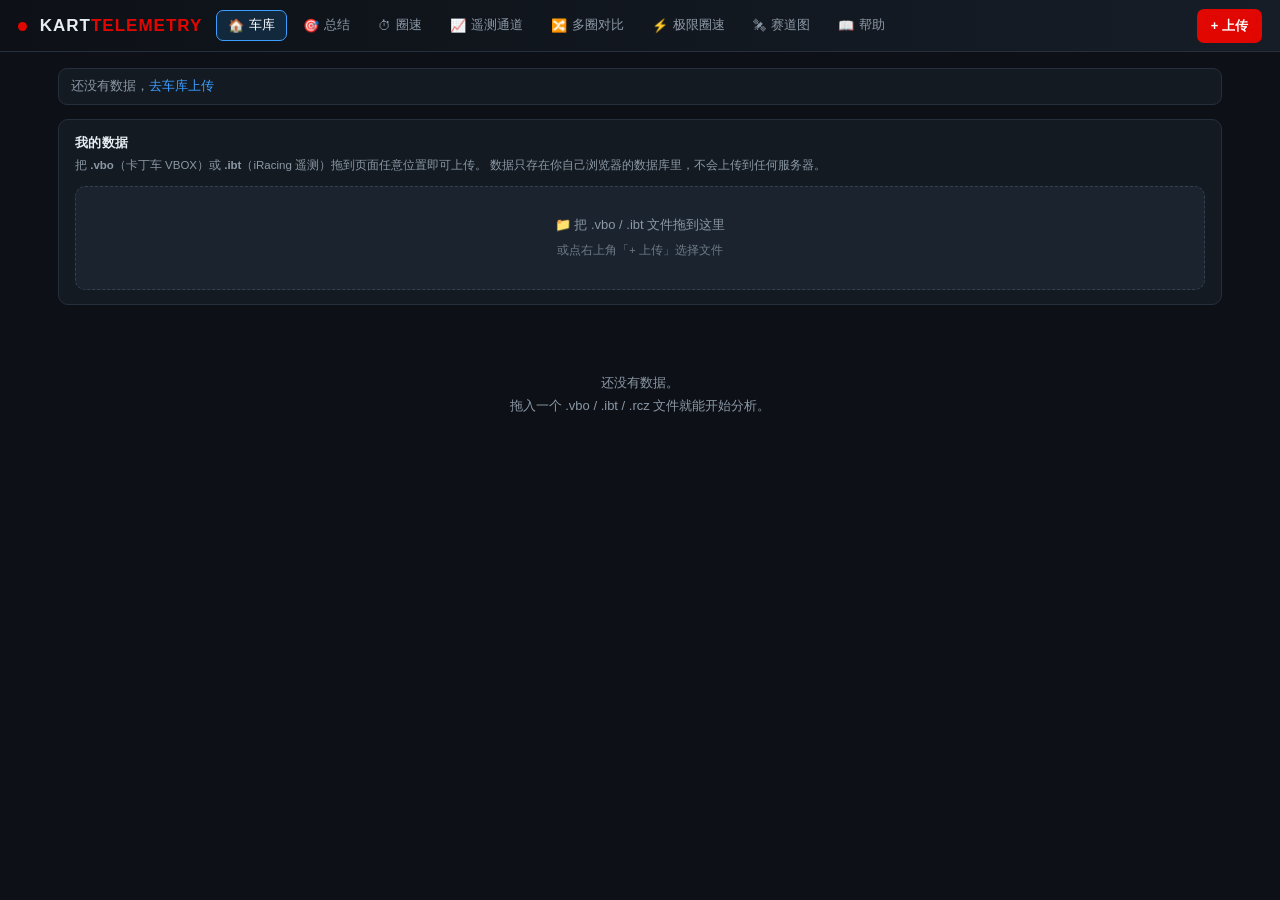
<file: index.html>
<!DOCTYPE html>
<html lang="zh" data-page-node-id="8j7PXRnLn3yyW0K6Zp6OQ4">
<head data-page-node-id="XFmfNAZPGknju3hiBsOe9G">
<meta charset="utf-8" data-page-node-id="W7ZSEKC1nZxfjpki2fwuER">
<meta name="viewport" content="width=device-width,initial-scale=1" data-page-node-id="YtYZhTGVhQwoNJpS8hmug2">
<title>车库 · Kart Telemetry</title>
<link rel="stylesheet" href="style.css?v=38" data-page-node-id="kED3FsVMCaxx0LeLx0z6qf">
</head>
<body class="mpage" data-page-node-id="oCjeExCuoJKWvPuhuM8SvS">
<header class="topbar" data-page-node-id="dvEuA8MjarsMM0LAoHd8ew">
  <div class="brand" data-page-node-id="DAskWJVFlWWB4sdnOagox6"><span class="dot" data-page-node-id="8EJIHHDAjemfFTrVBJXMOT"></span> KART<span class="accent" data-page-node-id="fFOzGyBp96UGYr4F1bCCCY">TELEMETRY</span></div>
  <nav id="pagenav" class="pagenav" data-page-node-id="DBcdu4Iih5oEixWMrSaaMb"></nav>
  <div class="grow" data-page-node-id="1MCBwrNwSnRTcCRlF1o6w2"></div>
  <label class="dropbtn" data-page-node-id="lqAawwF39YyGCqMm5OFbuS">+ 上传<input id="fileInput" type="file" accept=".vbo,.ibt,.rcz" multiple data-page-node-id="VaLigd5ScBuPui1n0yCDbE"></label>
</header>

<div class="pagewrap" data-page-node-id="RiX8YWhFvB0F7dErgsCko2">
  <div id="loaderr" style="display:none" data-page-node-id="i3hzxFCJZiygkVRCuNGocs"></div>
  <div id="sessbar" class="sessbar" data-page-node-id="FuyDLo4MQ3KWANAinZxGCJ"></div>

  <div class="card" data-page-node-id="aEyS4YEOxN80bDK5pIhsWP">
    <h3 data-page-node-id="4yfHTmyMpxGOcBzEILizth">我的数据 <span id="cnt" class="cunit" data-page-node-id="b2m0xVxkRaBjO8Gxs8E12Z"></span></h3>
    <p class="chint" data-page-node-id="tftD4TWeAX1EODusqejFvK">把 <b data-page-node-id="Vm0P1FQDcBfZofVnNXfseP">.vbo</b>（卡丁车 VBOX）或 <b data-page-node-id="Qh61HnZ5xl4GvtOx1i5hbC">.ibt</b>（iRacing 遥测）拖到页面任意位置即可上传。
      数据只存在你自己浏览器的数据库里，不会上传到任何服务器。</p>
    <div id="dropZone" class="dzbig" data-page-node-id="ByxqFgOVLc2bYxjNgqICyn">
      <div class="dzinner" data-page-node-id="jJxGnxyphCXvch0Y60uVtA">📁 把 .vbo / .ibt 文件拖到这里<br data-page-node-id="8NTXBT1gd2z0hWpRiPEMaF"><span class="dzsub" data-page-node-id="GmKp2fH8eSKviQQeM64FGQ">或点右上角「+ 上传」选择文件</span></div>
    </div>
  </div>

  <div id="list" class="garage" data-page-node-id="64LYwQCZGQpBzZFRuqt74h"></div>
</div>

<script src="rcz.js?v=38"></script>
<script src="core.js?v=38"></script>
<script src="garage.js?v=38"></script>
</body>
</html>
</file>
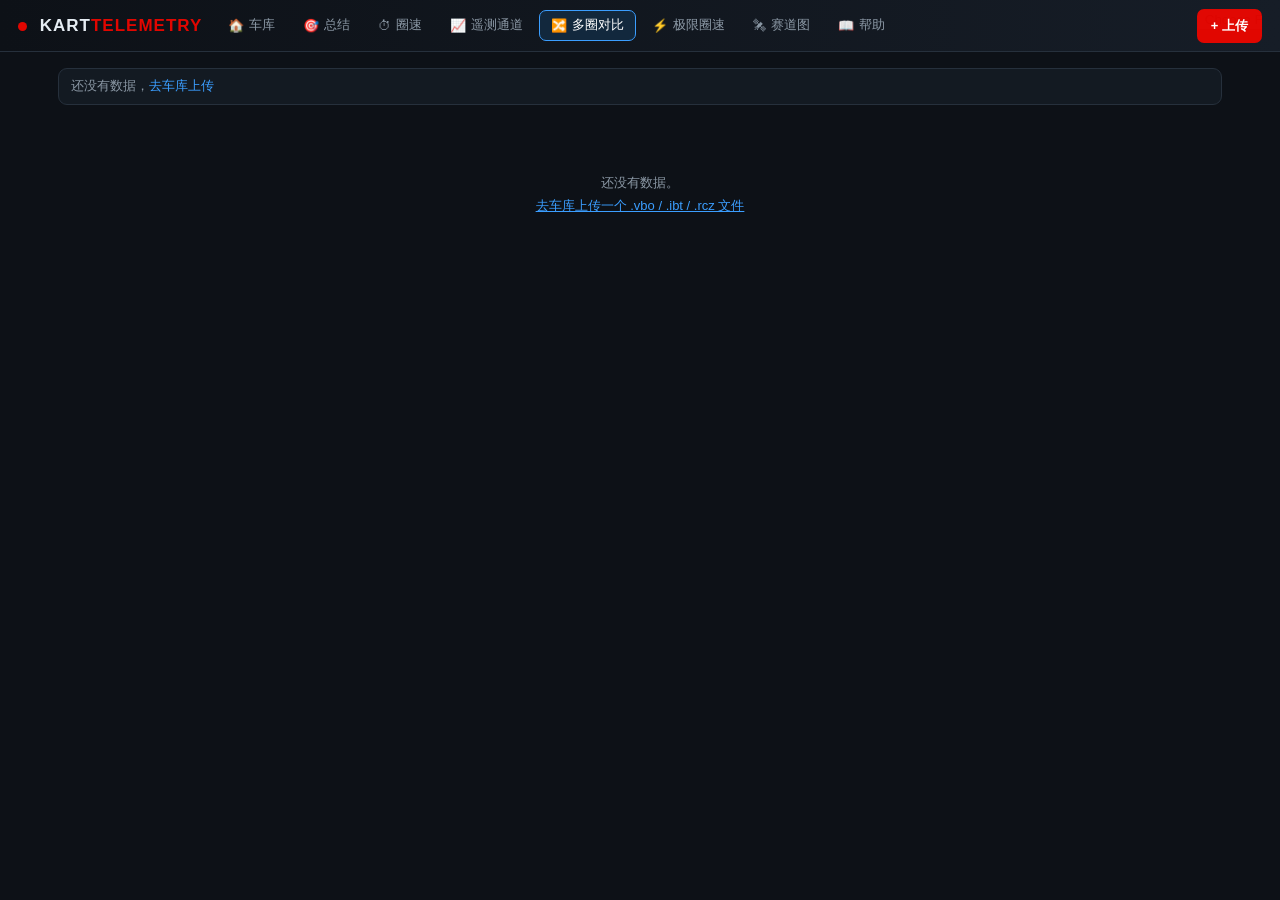
<file: compare.html>
<!DOCTYPE html>
<html lang="zh" data-page-node-id="wnEYXHb7YVDDemaehufTOg">
<head data-page-node-id="hM0SlGIG6OytAOW0Ed6Bqj">
<meta charset="utf-8" data-page-node-id="AZmoQy84rpUeHWI5tSNaWN">
<meta name="viewport" content="width=device-width,initial-scale=1" data-page-node-id="ZCi0GTr97jAur7ik4YmBQZ">
<title>多圈对比 · Kart Telemetry</title>
<link rel="stylesheet" href="style.css?v=38" data-page-node-id="jrx5SpD1O7io3BTHFaiqfe">
</head>
<body class="mpage" data-page-node-id="yBLfewQHzh9cOSb1OufoHz">
<header class="topbar" data-page-node-id="2RExZYNKEE3DLOCYYPr9HA">
  <div class="brand" data-page-node-id="GQ982aPngOO4hLYuC1iHoB"><span class="dot" data-page-node-id="REnpOBSz95UcODAagOpaK7"></span> KART<span class="accent" data-page-node-id="Bfdr74tytSuoCQkWWpYtrC">TELEMETRY</span></div>
  <nav id="pagenav" class="pagenav" data-page-node-id="SmCytrTOGgSlveHnt3JQPD"></nav>
  <div class="grow" data-page-node-id="cO3zxJ0vQleRqvuXh3ikhq"></div>
  <label class="dropbtn" data-page-node-id="1zYO53LyDrNoSxwYLGj6ci">+ 上传<input id="fileInput" type="file" accept=".vbo,.ibt,.rcz" multiple data-page-node-id="MGU38DkSz9vliMwtk9rCng"></label>
</header>

<div class="pagewrap" data-page-node-id="ZX8lqQ9mD0KFELC63bqRaL">
  <div id="loaderr" style="display:none" data-page-node-id="NoTgWp9XnzWkahUl4VU8DJ"></div>
  <div id="sessbar" class="sessbar" data-page-node-id="kQitVFisWa1eoQY0Q7cD3x"></div>
  <div id="content" data-page-node-id="yPx2Eit3BmQYdrWGturxKS"></div>
</div>

<script src="rcz.js?v=38"></script>
<script src="core.js?v=38"></script>
<script src="compare.js?v=38"></script>
</body>
</html>
</file>
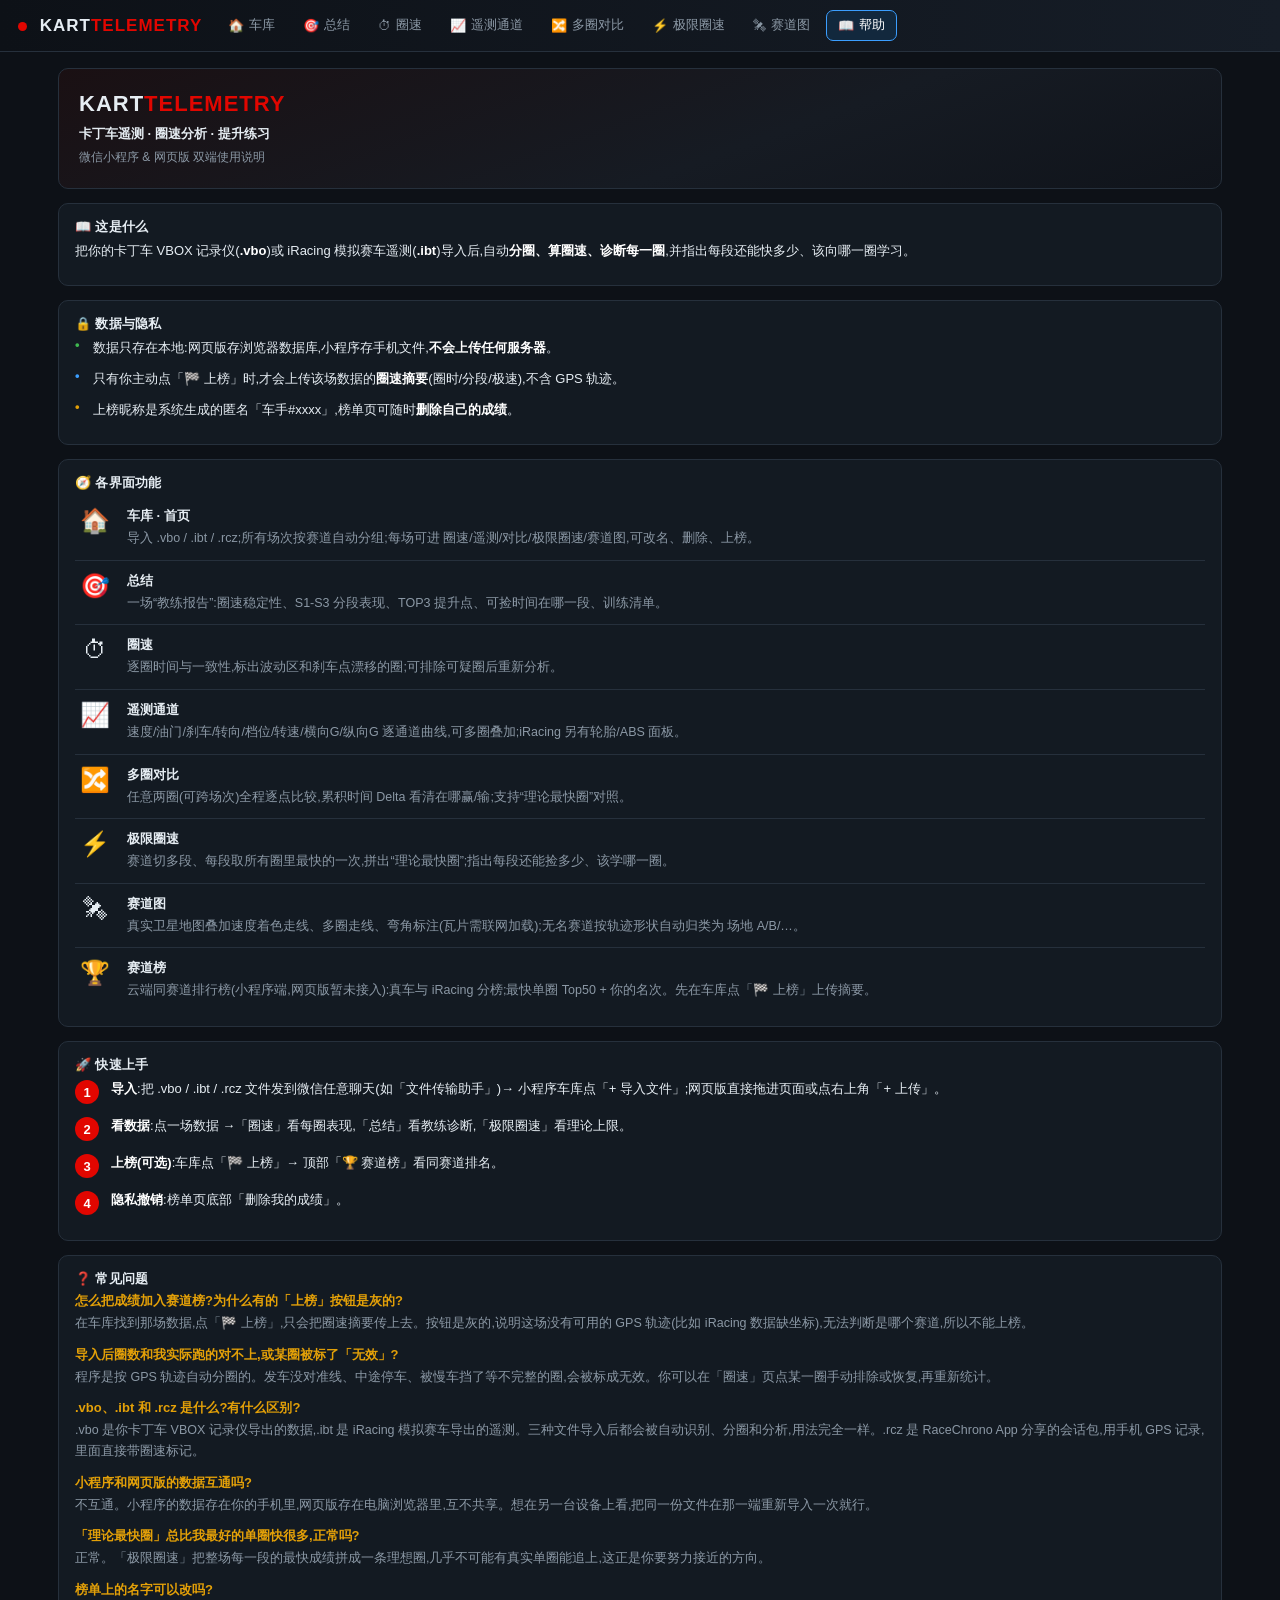
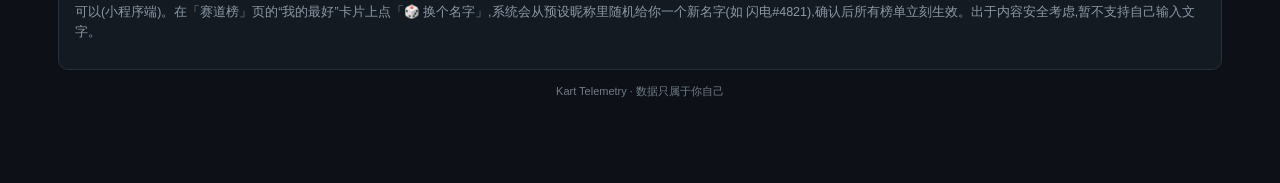
<file: help.html>
<!DOCTYPE html>
<html lang="zh" data-page-node-id="RHvS36cBiYwlnoL90tubOi">
<head data-page-node-id="CcUkczgCU5s02VI3nhA7J3">
<meta charset="utf-8" data-page-node-id="w3fbnBiIoqOKcPQeJ4hjcx">
<meta name="viewport" content="width=device-width,initial-scale=1" data-page-node-id="43XL8knk4jUQirHtla58Z6">
<title>帮助 · Kart Telemetry</title>
<link rel="stylesheet" href="style.css?v=38" data-page-node-id="VoBkRD8su2I0xCiLyhlDKg">
<style>
  .h-hero { background: linear-gradient(160deg, #1a1013 0%, #161b23 60%, #10141b 100%); border: 1px solid var(--line); border-radius: 10px; padding: 22px 20px; margin-bottom: 14px; }
  .h-hero .t { font-size: 22px; font-weight: 900; letter-spacing: 1px; }
  .h-hero .t .acc { color: var(--accent); }
  .h-hero .s { margin-top: 8px; font-weight: 600; }
  .h-hero .b { color: var(--mut); font-size: 12px; margin-top: 6px; }
  .h-card { margin-bottom: 14px; }
  .h-tx { font-size: 13px; line-height: 1.75; margin: 0 0 8px; }
  .h-tx b, .h-itx b { color: #fff; }
  .h-mut { color: var(--mut); }
  .h-item { display: flex; margin: 0 0 9px; }
  .h-dot { width: 18px; flex: none; font-weight: 900; }
  .h-g { color: var(--green); } .h-b { color: var(--blue); } .h-o { color: var(--amber); }
  .h-itx { flex: 1; font-size: 13px; line-height: 1.7; margin: 0; }
  .h-pg { display: flex; padding: 11px 0; border-bottom: 1px solid var(--line); }
  .h-pg:last-child { border-bottom: none; }
  .h-ic { width: 40px; flex: none; font-size: 24px; text-align: center; margin-right: 12px; }
  .h-pg b { display: block; margin-bottom: 3px; }
  .h-pg span { color: var(--mut); font-size: 12.5px; line-height: 1.65; }
  .h-stp { display: flex; margin-bottom: 11px; }
  .h-n { width: 24px; height: 24px; flex: none; border-radius: 50%; background: var(--accent); color: #fff; font-weight: 800; font-size: 13px; display: flex; align-items: center; justify-content: center; margin: 2px 12px 0 0; }
  .h-q { color: var(--amber); font-weight: 700; margin: 0 0 3px; }
  .h-a { color: var(--mut); font-size: 12.5px; line-height: 1.65; margin: 0 0 12px; }
  .h-foot { text-align: center; color: var(--mut); font-size: 11px; opacity: .8; margin: 10px 0 20px; }
</style>
</head>
<body class="mpage" data-page-node-id="aPvRxVgiNKiswHAsUUAg8Z">
<header class="topbar" data-page-node-id="aWIGlJtPlOOEmmx3aNbkz2">
  <div class="brand" data-page-node-id="n0Ihq5GyjI6hrolUR5b7nz"><span class="dot" data-page-node-id="rCn6n9yIF2rjFZRYR01Ull"></span> KART<span class="accent" data-page-node-id="wK8Z0eps6EPGaNzXGeUP50">TELEMETRY</span></div>
  <nav id="pagenav" class="pagenav" data-page-node-id="J9u8o9MkBpe6EdQLk5aUkn"></nav>
  <div class="grow" data-page-node-id="d5XVrZ6PrxxbfmEeLBj6U0"></div>
</header>

<div class="pagewrap" data-page-node-id="Hrs4HbfUkLJkuXV0UFEhbu">
  <div class="h-hero" data-page-node-id="m8Y0bquY2AgzWWEVgFkHWn">
    <div class="t" data-page-node-id="5fP7v56KeroZEWiHEFCkqw">KART<span class="acc" data-page-node-id="ITQbjqGBUcAtqDgCK2y4XG">TELEMETRY</span></div>
    <div class="s" data-page-node-id="4BcIPo1TvyxOtB4kGreSuB">卡丁车遥测 · 圈速分析 · 提升练习</div>
    <div class="b" data-page-node-id="1f6LA1OmnUmq9OauA83AtR">微信小程序 &amp; 网页版 双端使用说明</div>
  </div>

  <div class="card h-card" data-page-node-id="9QyQcBEu1VoVcNp8Pp5970">
    <h3 data-page-node-id="EncAbZdjMF99H22o2Qgfqi">📖 这是什么</h3>
    <p class="h-tx" data-page-node-id="gQiZw1oviPLhDGQJxU1n5G">把你的卡丁车 VBOX 记录仪(<b data-page-node-id="QjPAb47Tuld1y7TLyCXDim">.vbo</b>)或 iRacing 模拟赛车遥测(<b data-page-node-id="txOlDERV2KBvw2jCef9hGa">.ibt</b>)导入后,自动<b data-page-node-id="rGhJKqM3xNkncJFWRlZej1">分圈、算圈速、诊断每一圈</b>,并指出每段还能快多少、该向哪一圈学习。</p>
  </div>

  <div class="card h-card" data-page-node-id="R5fE9jeLxVWnXczR7F6mBA">
    <h3 data-page-node-id="t7zQHESy9XbzdEXmRo7J8Y">🔒 数据与隐私</h3>
    <div class="h-item" data-page-node-id="6tEuKcxNTEPHwYuNtkfIgW"><span class="h-dot h-g" data-page-node-id="7oFzBhPijff7sjvF2PyAmI">•</span><p class="h-itx" data-page-node-id="rFs74Hf0fZkD0hsRgH2H7c">数据只存在本地:网页版存浏览器数据库,小程序存手机文件,<b data-page-node-id="6PjFoYrcgdyzmo3L3bz4qI">不会上传任何服务器</b>。</p></div>
    <div class="h-item" data-page-node-id="KPzgVHjp2CPHtTT926TM5y"><span class="h-dot h-b" data-page-node-id="MtyBDrcqH9ZX3UeXFwDbxq">•</span><p class="h-itx" data-page-node-id="DzQsJcrheg5q7jKGbqwHOX">只有你主动点「🏁 上榜」时,才会上传该场数据的<b data-page-node-id="BbMX8A2gCYLYydM5PSgjYb">圈速摘要</b>(圈时/分段/极速),不含 GPS 轨迹。</p></div>
    <div class="h-item" data-page-node-id="cTFH8q3n5U2deraRv55Za6"><span class="h-dot h-o" data-page-node-id="YfKWgb3mmGPCnPkhW0wag6">•</span><p class="h-itx" data-page-node-id="D5SUX7juyos2TdM5Y5txQi">上榜昵称是系统生成的匿名「车手#xxxx」,榜单页可随时<b data-page-node-id="nDNQNjqb98wrdTZwpPM5oI">删除自己的成绩</b>。</p></div>
  </div>

  <div class="card h-card" data-page-node-id="jt3Kzo0CSQS4jSlVlHFGUh">
    <h3 data-page-node-id="6IDOKEAk2zfJvelaAV1ujr">🧭 各界面功能</h3>
    <div class="h-pg" data-page-node-id="0CvV0seeCarZWRdS8s6F39"><div class="h-ic" data-page-node-id="T5MLvrWfWn9TbGu5Cjwre1">🏠</div><div data-page-node-id="7RYenf1wajqvh1TR7yM3jD"><b data-page-node-id="UPQfloxH4ivpT87WASJT7U">车库 · 首页</b><span data-page-node-id="QBzo4R0UgjWapCQ7v9e6hF">导入 .vbo / .ibt / .rcz;所有场次按赛道自动分组;每场可进 圈速/遥测/对比/极限圈速/赛道图,可改名、删除、上榜。</span></div></div>
    <div class="h-pg" data-page-node-id="8YxY6iqSW1mCHPTf0sF3mY"><div class="h-ic" data-page-node-id="EZWdpmUfAvx1tU79fnLJjC">🎯</div><div data-page-node-id="W93k4bTgVHEVNLcPDRRWR6"><b data-page-node-id="Evf2NdwAA8z5IHI5h8avz8">总结</b><span data-page-node-id="UtgFNlHI2brIvIGhTNoIJV">一场“教练报告”:圈速稳定性、S1-S3 分段表现、TOP3 提升点、可捡时间在哪一段、训练清单。</span></div></div>
    <div class="h-pg" data-page-node-id="tJCmKACey8VzfYPWyIKFeS"><div class="h-ic" data-page-node-id="YmiFQXBUU8ihIa6XAB18Z1">⏱</div><div data-page-node-id="iU2xf4qCOsGBHRb2wRkejU"><b data-page-node-id="VJBx3n1nsK1kTfL5jfHJ0L">圈速</b><span data-page-node-id="K8WHeahhFePOcUfmIw31A2">逐圈时间与一致性,标出波动区和刹车点漂移的圈;可排除可疑圈后重新分析。</span></div></div>
    <div class="h-pg" data-page-node-id="g9WEjVMXHWUF8LWkfUr8tI"><div class="h-ic" data-page-node-id="ToPTTtIpTpl90EZ13UvUkP">📈</div><div data-page-node-id="kCltGJnGldd5dk8riTa7z0"><b data-page-node-id="aR3t7jKHO0kV5XJd6BanTw">遥测通道</b><span data-page-node-id="zXKX3Qr2j6krwhp4Q1jKnw">速度/油门/刹车/转向/档位/转速/横向G/纵向G 逐通道曲线,可多圈叠加;iRacing 另有轮胎/ABS 面板。</span></div></div>
    <div class="h-pg" data-page-node-id="iFEQ1SSDw5bhEjMYOJftze"><div class="h-ic" data-page-node-id="GtKfNvHTHkXB6N9RJGGToA">🔀</div><div data-page-node-id="pjIQx6c2zzzBEnHwazzipV"><b data-page-node-id="F4a3jNKHivkneoLEciznrU">多圈对比</b><span data-page-node-id="3s9g1CQdwhhhwkl3TyPr7n">任意两圈(可跨场次)全程逐点比较,累积时间 Delta 看清在哪赢/输;支持“理论最快圈”对照。</span></div></div>
    <div class="h-pg" data-page-node-id="8677todIEvWSRCvusO60K7"><div class="h-ic" data-page-node-id="H1FpYKtKNQ7QgSdgqsZCHu">⚡</div><div data-page-node-id="jqkKFVV9tMbC3v3tZnyghL"><b data-page-node-id="c6BrC1E3aZ8712tGPpI4kf">极限圈速</b><span data-page-node-id="jkcNGVCVNbI7u5IHr1fND0">赛道切多段、每段取所有圈里最快的一次,拼出“理论最快圈”;指出每段还能捡多少、该学哪一圈。</span></div></div>
    <div class="h-pg" data-page-node-id="HvlPLRUICseaAB9arKPvAG"><div class="h-ic" data-page-node-id="7Qy0hTabyLevyBgwkKeAdg">🛰</div><div data-page-node-id="x7IvdC1pBXYU7jDblScCDa"><b data-page-node-id="WPFMVYZ6UGaj1qiejwpiuu">赛道图</b><span data-page-node-id="XqM1ELHNvBmUomUoHTffzq">真实卫星地图叠加速度着色走线、多圈走线、弯角标注(瓦片需联网加载);无名赛道按轨迹形状自动归类为 场地 A/B/…。</span></div></div>
    <div class="h-pg" data-page-node-id="ZKg5LqkaJVHlZNBrDylI72"><div class="h-ic" data-page-node-id="cdHWdPP4ApVBpI65A2u47b">🏆</div><div data-page-node-id="zCN9FGojugn7GQYhZstYq8"><b data-page-node-id="swqZZ1vvo7HLSUgSya2PTF">赛道榜</b><span data-page-node-id="POqq7ITwYXyin1dpAj1OGp">云端同赛道排行榜(小程序端,网页版暂未接入):真车与 iRacing 分榜;最快单圈 Top50 + 你的名次。先在车库点「🏁 上榜」上传摘要。</span></div></div>
  </div>

  <div class="card h-card" data-page-node-id="AKqC8aD2XFyh6WkrndjtOe">
    <h3 data-page-node-id="gbhZaFWMCVF80q8gmd2MXH">🚀 快速上手</h3>
    <div class="h-stp" data-page-node-id="ZERGTbkJTDjDCGLm1gnOHM"><div class="h-n" data-page-node-id="7etQhzb8pOK2v65rWKU3uO">1</div><p class="h-itx" data-page-node-id="jNKBGWdwpURcsHgGmU8PSz"><b data-page-node-id="XZaL73lZNjlWPUwoeA0I7q">导入</b>:把 .vbo / .ibt / .rcz 文件发到微信任意聊天(如「文件传输助手」)→ 小程序车库点「+ 导入文件」;网页版直接拖进页面或点右上角「+ 上传」。</p></div>
    <div class="h-stp" data-page-node-id="FdBtgpfnNGHGBGzwVMAKmK"><div class="h-n" data-page-node-id="oBc3Ts02iEDQcj4QzspAjD">2</div><p class="h-itx" data-page-node-id="FGcs5G60TK5Cx5pvKBizcN"><b data-page-node-id="DncFufbkteWo9LlnqDdqoq">看数据</b>:点一场数据 →「圈速」看每圈表现,「总结」看教练诊断,「极限圈速」看理论上限。</p></div>
    <div class="h-stp" data-page-node-id="KGcecuuJiNqoqshjTxqouC"><div class="h-n" data-page-node-id="MSKfnKw2SJ5HNPzSpb0IOP">3</div><p class="h-itx" data-page-node-id="DDL8jwxBqDHymbdfwDo36z"><b data-page-node-id="yWpjQFcf7XN3gg3zpRJ5AD">上榜(可选)</b>:车库点「🏁 上榜」→ 顶部「🏆 赛道榜」看同赛道排名。</p></div>
    <div class="h-stp" data-page-node-id="ejPdCO0cNCwQakRGhQrfNd"><div class="h-n" data-page-node-id="tyfLODK0H977LLNyC1U5nn">4</div><p class="h-itx" data-page-node-id="CcXADaZQSOw2gLwJBOFU6X"><b data-page-node-id="vfk4OT0RyzVmvXtiSM9enr">隐私撤销</b>:榜单页底部「删除我的成绩」。</p></div>
  </div>

  <div class="card h-card" data-page-node-id="A5qnB1L26gloAhrtycZO4q">
    <h3 data-h="faq">❓ 常见问题</h3>
    <p class="h-q">怎么把成绩加入赛道榜?为什么有的「上榜」按钮是灰的?</p>
    <p class="h-a">在车库找到那场数据,点「🏁 上榜」,只会把圈速摘要传上去。按钮是灰的,说明这场没有可用的 GPS 轨迹(比如 iRacing 数据缺坐标),无法判断是哪个赛道,所以不能上榜。</p>
    <p class="h-q">导入后圈数和我实际跑的对不上,或某圈被标了「无效」?</p>
    <p class="h-a">程序是按 GPS 轨迹自动分圈的。发车没对准线、中途停车、被慢车挡了等不完整的圈,会被标成无效。你可以在「圈速」页点某一圈手动排除或恢复,再重新统计。</p>
    <p class="h-q">.vbo、.ibt 和 .rcz 是什么?有什么区别?</p>
    <p class="h-a">.vbo 是你卡丁车 VBOX 记录仪导出的数据,.ibt 是 iRacing 模拟赛车导出的遥测。三种文件导入后都会被自动识别、分圈和分析,用法完全一样。.rcz 是 RaceChrono App 分享的会话包,用手机 GPS 记录,里面直接带圈速标记。</p>
    <p class="h-q">小程序和网页版的数据互通吗?</p>
    <p class="h-a">不互通。小程序的数据存在你的手机里,网页版存在电脑浏览器里,互不共享。想在另一台设备上看,把同一份文件在那一端重新导入一次就行。</p>
    <p class="h-q">「理论最快圈」总比我最好的单圈快很多,正常吗?</p>
    <p class="h-a">正常。「极限圈速」把整场每一段的最快成绩拼成一条理想圈,几乎不可能有真实单圈能追上,这正是你要努力接近的方向。</p>
    <p class="h-q">榜单上的名字可以改吗?</p>
    <p class="h-a">可以(小程序端)。在「赛道榜」页的“我的最好”卡片上点「🎲 换个名字」,系统会从预设昵称里随机给你一个新名字(如 闪电#4821),确认后所有榜单立刻生效。出于内容安全考虑,暂不支持自己输入文字。</p>
  </div>

  <div class="h-foot" data-page-node-id="QnhfhbeAElAjXqQnQHLTWl">Kart Telemetry · 数据只属于你自己</div>
</div>

<script src="core.js?v=38"></script>
<script src="help.js?v=38"></script>
</body>
</html>
</file>
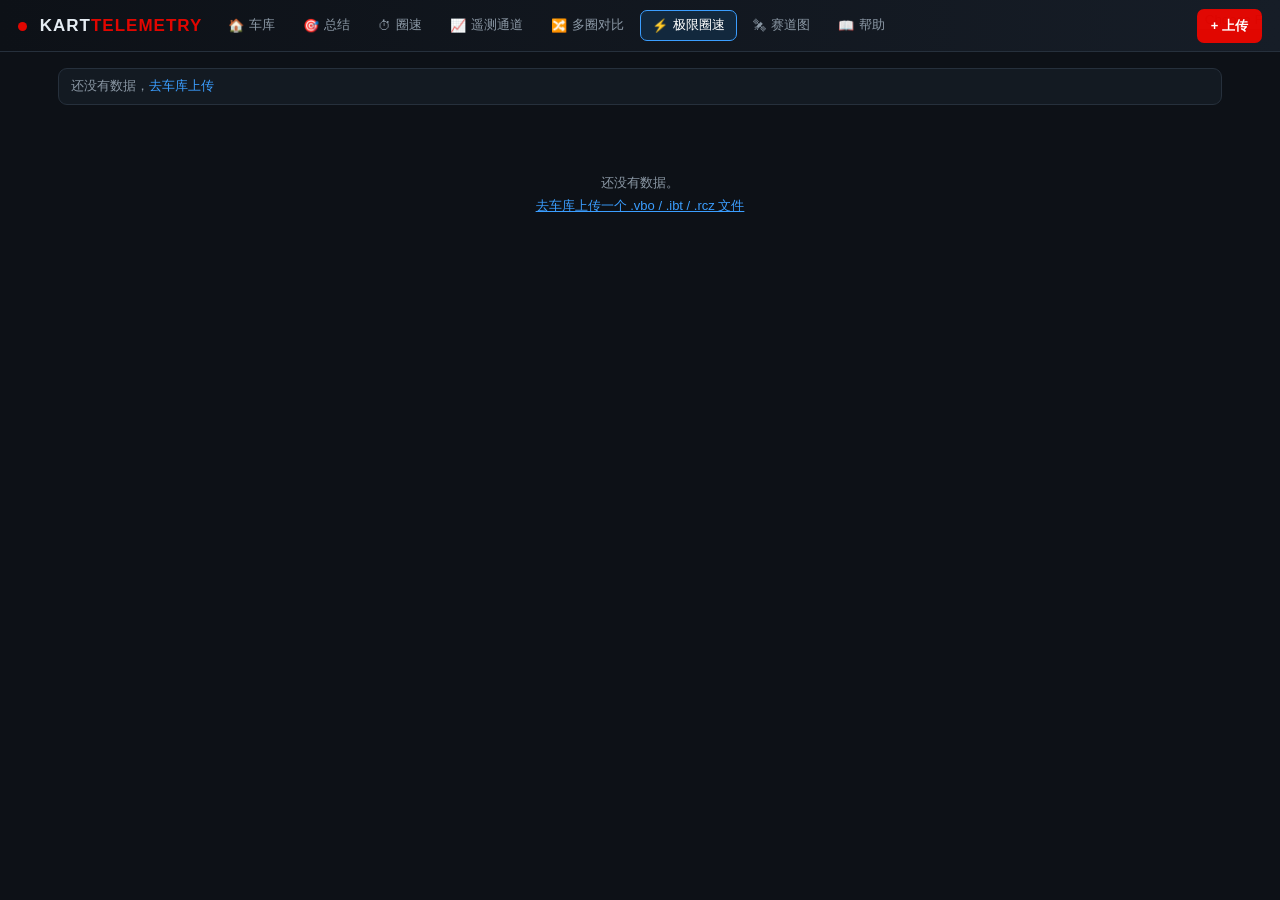
<file: ideal.html>
<!DOCTYPE html>
<html lang="zh">
<head>
<meta charset="utf-8">
<meta name="viewport" content="width=device-width,initial-scale=1">
<title>极限圈速 · Kart Telemetry</title>
<link rel="stylesheet" href="style.css?v=38">
</head>
<body class="mpage">
<header class="topbar">
  <div class="brand"><span class="dot"></span> KART<span class="accent">TELEMETRY</span></div>
  <nav id="pagenav" class="pagenav"></nav>
  <div class="grow"></div>
  <label class="dropbtn">+ 上传<input id="fileInput" type="file" accept=".vbo,.ibt,.rcz" multiple></label>
</header>

<div class="pagewrap">
  <div id="loaderr" style="display:none"></div>
  <div id="sessbar" class="sessbar"></div>
  <div id="content"></div>
</div>

<script src="rcz.js?v=38"></script>
<script src="core.js?v=38"></script>
<script src="ideal.js?v=38"></script>
</body>
</html>
</file>
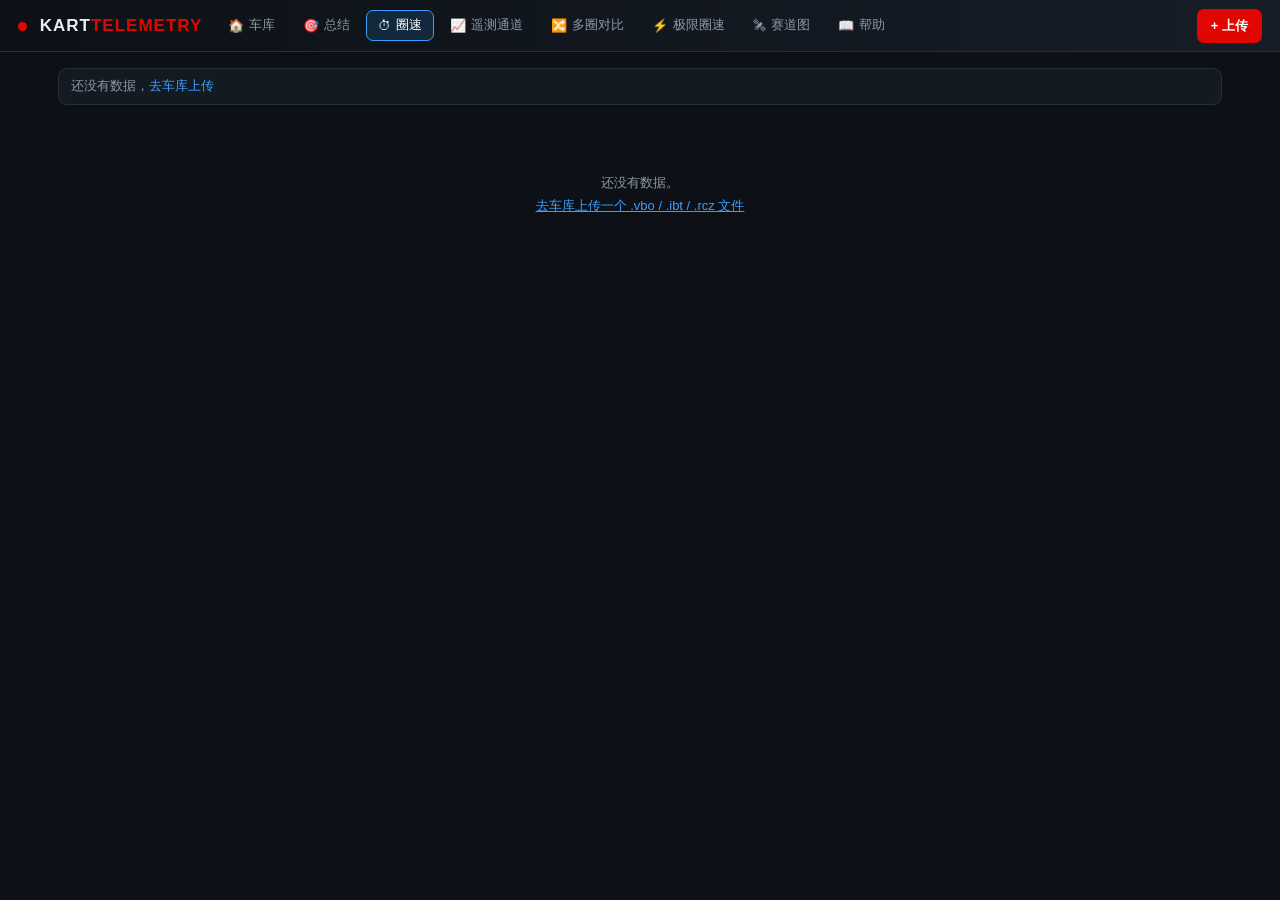
<file: laps.html>
<!DOCTYPE html>
<html lang="zh">
<head>
<meta charset="utf-8">
<meta name="viewport" content="width=device-width,initial-scale=1">
<title>圈速 · Kart Telemetry</title>
<link rel="stylesheet" href="style.css?v=38">
</head>
<body class="mpage">
<header class="topbar">
  <div class="brand"><span class="dot"></span> KART<span class="accent">TELEMETRY</span></div>
  <nav id="pagenav" class="pagenav"></nav>
  <div class="grow"></div>
  <label class="dropbtn">+ 上传<input id="fileInput" type="file" accept=".vbo,.ibt,.rcz" multiple></label>
</header>

<div class="pagewrap">
  <div id="loaderr" style="display:none"></div>
  <div id="sessbar" class="sessbar"></div>
  <div id="content"></div>
</div>

<script src="rcz.js?v=38"></script>
<script src="core.js?v=38"></script>
<script src="laps.js?v=38"></script>
</body>
</html>
</file>
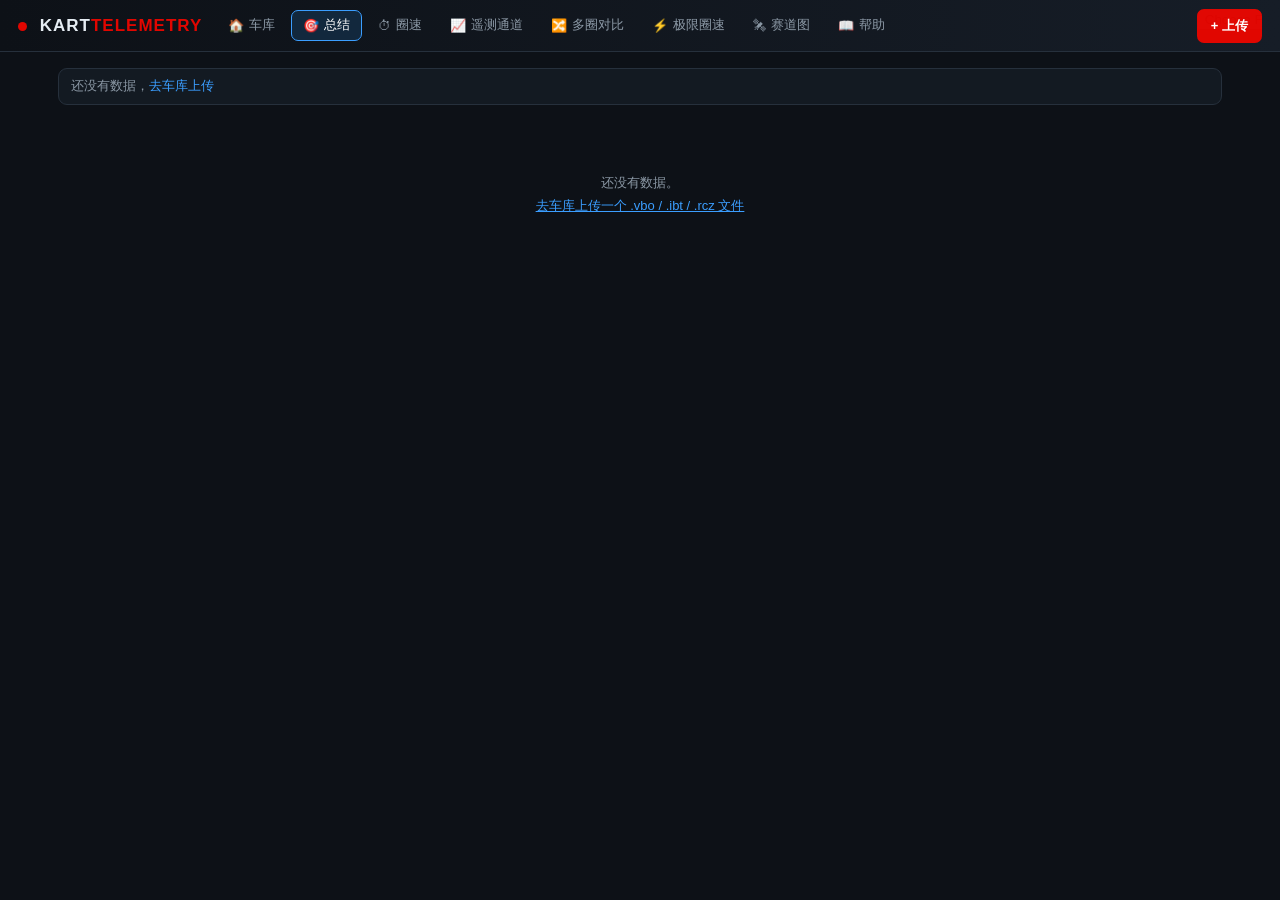
<file: summary.html>
<!DOCTYPE html>
<html lang="zh" data-page-node-id="GHutbqLX1DaWU242wlAVeu">
<head data-page-node-id="QhvMvGWIRJE58cdEXJY42u">
<meta charset="utf-8" data-page-node-id="5BezUi0djJ0I1HP70AoQr0">
<meta name="viewport" content="width=device-width,initial-scale=1" data-page-node-id="XFWQ9u417vt0VOMsEKkEw1">
<title>总结 · Kart Telemetry</title>
<link rel="stylesheet" href="style.css?v=38" data-page-node-id="EJmJ61miuhDGqC6r2hkzCX">
</head>
<body class="mpage" data-page-node-id="eIdOe12CYpbCb3ZS2PGg8r">
<header class="topbar" data-page-node-id="sKADb97FGrTdgm7VED708V">
  <div class="brand" data-page-node-id="xfsQbid7hSToEQpmMycE3E"><span class="dot" data-page-node-id="lg0uCtvohqdvU6GaIvmy7b"></span> KART<span class="accent" data-page-node-id="FUM2gyL1khOVo3CI1wxMrf">TELEMETRY</span></div>
  <nav id="pagenav" class="pagenav" data-page-node-id="HXrW2jobZntCMggBH8Fmcc"></nav>
  <div class="grow" data-page-node-id="NJHFJzzD2Uf1gibLHKqEXF"></div>
  <label class="dropbtn" data-page-node-id="rOtCtMfBcTm7zqrxhT0SU4">+ 上传<input id="fileInput" type="file" accept=".vbo,.ibt,.rcz" multiple data-page-node-id="HS2NUnSnWCtryRZvgY5LAO"></label>
</header>

<div class="pagewrap" data-page-node-id="FMfjckm9mnN1OUtngGfX8k">
  <div id="loaderr" style="display:none" data-page-node-id="hihU5Zk6OzAioUQvDV45KC"></div>
  <div id="sessbar" class="sessbar" data-page-node-id="hw7M6fv82ycD7Z6R30meDc"></div>
  <div id="content" data-page-node-id="OC2NXAMQrJqCbw6gK9htT3"></div>
</div>

<script src="rcz.js?v=38"></script>
<script src="core.js?v=38"></script>
<script src="summary.js?v=38"></script>
</body>
</html>
</file>
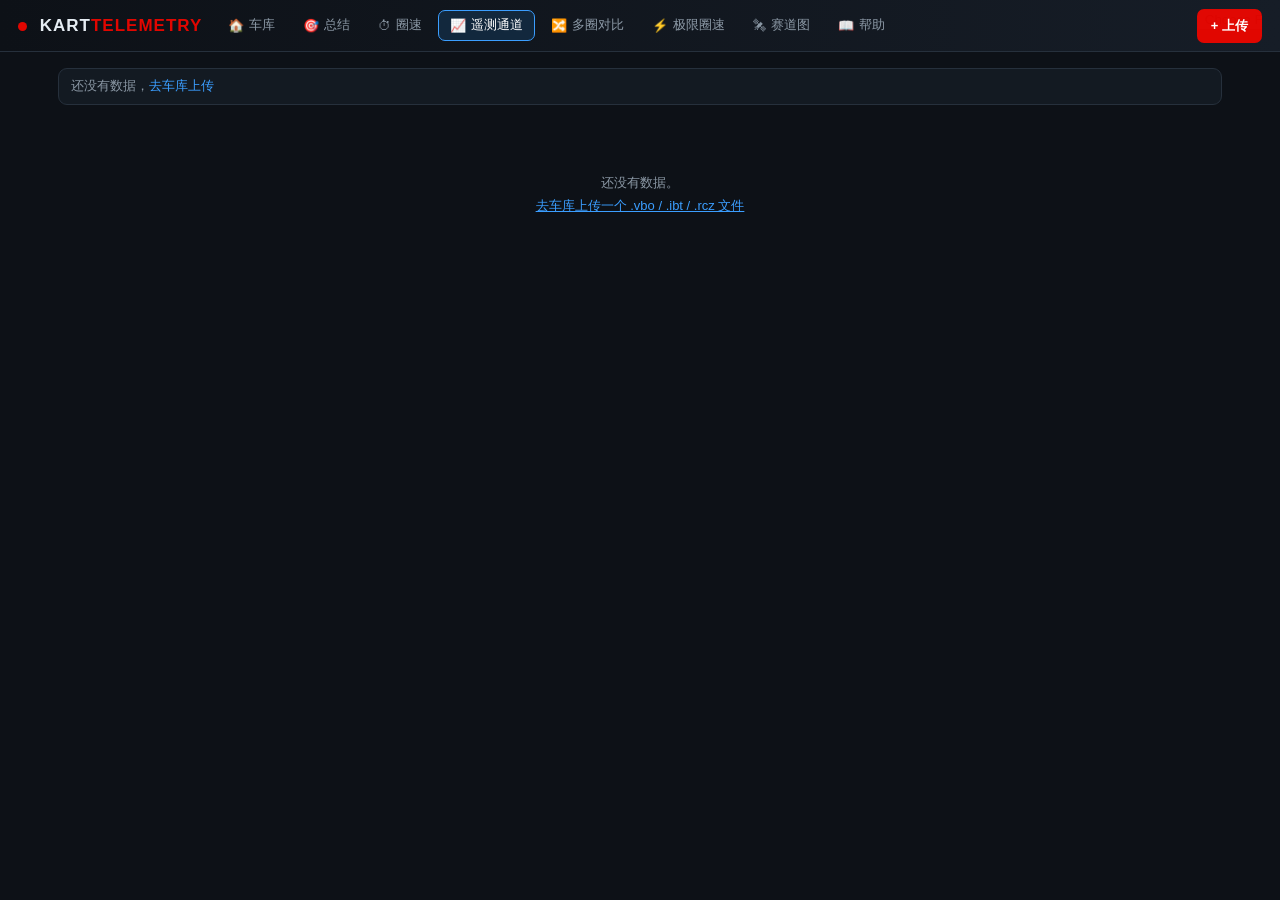
<file: telemetry.html>
<!DOCTYPE html>
<html lang="zh">
<head>
<meta charset="utf-8">
<meta name="viewport" content="width=device-width,initial-scale=1">
<title>遥测通道 · Kart Telemetry</title>
<link rel="stylesheet" href="style.css?v=38">
</head>
<body class="mpage">
<header class="topbar">
  <div class="brand"><span class="dot"></span> KART<span class="accent">TELEMETRY</span></div>
  <nav id="pagenav" class="pagenav"></nav>
  <div class="grow"></div>
  <label class="dropbtn">+ 上传<input id="fileInput" type="file" accept=".vbo,.ibt,.rcz" multiple></label>
</header>

<div class="pagewrap">
  <div id="loaderr" style="display:none"></div>
  <div id="sessbar" class="sessbar"></div>
  <div id="content"></div>
</div>

<script src="rcz.js?v=38"></script>
<script src="core.js?v=38"></script>
<script src="telemetry.js?v=38"></script>
</body>
</html>
</file>
<file: style.css>
:root{
  --bg:#0d1117; --bg2:#131a22; --bg3:#1a232e; --line:#26303c;
  --txt:#e6edf3; --mut:#8b98a5; --accent:#e10600; --accent2:#22d3ee;
  --green:#3fb950; --amber:#e3a008; --blue:#3b9eff;
}
*{box-sizing:border-box}
html,body{margin:0;min-height:100%;background:var(--bg);color:var(--txt);
  font-family:-apple-system,"PingFang SC","Microsoft YaHei",Segoe UI,Roboto,sans-serif;
  font-size:13px;-webkit-text-size-adjust:100%;overscroll-behavior:none}
/* 滚动：不设置任何 overflow（保持默认 visible），内容流式撑高页面，
   视口滚动交给浏览器默认行为——所有浏览器都有效，不依赖 :has()。
   老的 overflow:hidden 已从 html/body 移除；若未来要"应用内单页"布局，
   把 overflow:hidden 加在具体容器上，别放回 html/body。 */
body.mpage{min-height:100vh}
.topbar{height:52px;display:flex;align-items:center;gap:14px;padding:0 18px;
  background:linear-gradient(90deg,#0d1117,#161d27);border-bottom:1px solid var(--line)}
.menubtn{background:var(--bg3);color:var(--txt);border:1px solid var(--line);
  border-radius:7px;font-size:17px;line-height:1;padding:7px 11px;cursor:pointer}
.menubtn:active{background:var(--line)}
.brand{font-weight:800;font-size:17px;letter-spacing:1px}
.brand .dot{display:inline-block;width:9px;height:9px;border-radius:50%;background:var(--accent);margin-right:7px;vertical-align:middle}
.brand .accent{color:var(--accent)}
.tagline{color:var(--mut);font-size:12px}
.grow{flex:1}
.dropbtn{position:relative;overflow:hidden;background:var(--accent);color:#fff;font-weight:700;padding:8px 14px;border-radius:7px;cursor:pointer;font-size:13px;display:inline-block}
.dropbtn:hover{filter:brightness(1.1)}
.dropbtn input{position:absolute;inset:0;opacity:.01;width:100%;height:100%;cursor:pointer}
.locatebtn{background:var(--bg3);color:var(--txt);border:1px solid var(--line);font-weight:700;padding:8px 14px;border-radius:7px;cursor:pointer;font-size:13px;transition:.12s}
.locatebtn:hover{border-color:var(--accent2);color:#fff}
.locatebtn.busy{opacity:.6;cursor:wait}

/* 布局：内容全宽；侧栏做成左上角抽屉，点 ☰ 展开（桌面/手机一致） */
.layout{display:grid;grid-template-columns:1fr;height:calc(100% - 52px);position:relative}
.sidebar{position:absolute;top:0;bottom:0;left:0;width:min(84vw,300px);z-index:900;
  transform:translateX(-100%);transition:transform .22s ease;
  box-shadow:0 0 30px rgba(0,0,0,.6);background:var(--bg2);border-right:1px solid var(--line);
  display:flex;flex-direction:column;overflow:hidden}
.layout.nav-open .sidebar{transform:translateX(0)}
.sidehead{padding:12px 14px;font-weight:700;font-size:13px;border-bottom:1px solid var(--line);display:flex;align-items:center;gap:8px}
.badge{background:var(--bg3);color:var(--mut);border-radius:10px;padding:1px 8px;font-size:11px}
.dropzone{margin:12px;border:1.5px dashed var(--line);border-radius:10px;padding:18px;text-align:center;color:var(--mut);transition:.15s}
.dropzone.over{border-color:var(--accent);color:var(--txt);background:#1b1113}
.dzinner{font-size:12px}
.sesslist{flex:1;overflow-y:auto;padding:0 10px 10px}
.emptyhint{color:var(--mut);font-size:12px;text-align:center;padding:24px 18px;line-height:1.7}
.sess{background:var(--bg3);border:1px solid var(--line);border-radius:9px;padding:11px 12px;margin-bottom:9px;cursor:pointer;transition:.12s;position:relative}
.sess:hover{border-color:#3a4655}
.sess.active{border-color:var(--accent);box-shadow:0 0 0 1px var(--accent) inset}
.sess .sname{font-weight:700;font-size:13.5px;display:flex;justify-content:space-between;align-items:center}
.sess .sdate{color:var(--mut);font-size:11px;margin-top:3px}
.sess .sstat{display:flex;gap:12px;margin-top:8px;font-size:11px;color:var(--mut)}
.sess .sstat b{color:var(--txt);font-size:13px}
.sess .strack{position:absolute;top:11px;right:12px;font-size:10px;color:var(--mut)}
.src{font-style:normal;font-size:9.5px;font-weight:700;border-radius:4px;padding:1px 5px;margin-left:2px;vertical-align:middle}
.src.iracing{background:rgba(255,90,77,.18);color:#ff8a80;border:1px solid rgba(255,90,77,.4)}
.src.vbo{background:rgba(34,211,238,.14);color:#67e8f9;border:1px solid rgba(34,211,238,.35)}
.dhead h2 .src{font-size:11px;padding:2px 7px}

.mainwrap{position:relative;height:100%;background:var(--bg2);overflow:hidden}
.panel{height:100%;overflow-y:auto}
/* 遮罩：fixed 定位，不参与 grid；手机抽屉打开时显示 */
.scrim{position:fixed;inset:0;z-index:850;background:rgba(0,0,0,.5);
  opacity:0;pointer-events:none;transition:opacity .22s}
.layout.nav-open .scrim{opacity:1;pointer-events:auto}
/* 右上角小地图浮窗 */
.mapmod{position:absolute;top:14px;right:14px;width:320px;height:236px;z-index:600;
  background:var(--bg2);border:1px solid var(--line);border-radius:11px;overflow:hidden;
  box-shadow:0 8px 26px rgba(0,0,0,.55)}
.mapmod.expanded{width:min(74vw,860px);height:min(74vh,580px);top:14px;right:14px}
.mmhead{position:absolute;top:0;left:0;right:0;height:34px;z-index:520;
  display:flex;align-items:center;justify-content:space-between;padding:0 10px;
  background:linear-gradient(180deg,#1a232e,#131a22);border-bottom:1px solid var(--line)}
.mmtitle{font-weight:700;font-size:12px;color:var(--txt)}
.mmtools{display:flex;gap:6px}
/* 关键：这条规则只对老单页布局右上角小地图模块（.mapmod 内部）生效。
   之前用 #map 全局选择器，导致 track.html 的整页大地图也被设成 absolute
   并用 inset 撑满 .mapmod（不存在），结果脱离文档流被父容器裁成一条窄带。
   多页面架构下 track.html 的 #map 是 block 元素，由 .bigmap{height:440px}
   控制高度，Leaflet 自己设的 .leaflet-container{position:relative} 生效。 */
.mapmod #map{position:absolute;inset:34px 0 0 0;background:#000}
.mapbadge{position:absolute;left:10px;top:44px;z-index:500;background:rgba(13,17,23,.82);
  border:1px solid var(--line);border-radius:7px;padding:5px 9px;font-size:11px;color:var(--mut)}
.mypos{position:absolute;left:10px;top:84px;z-index:500;background:rgba(13,17,23,.92);
  border:1px solid var(--accent2);border-radius:8px;padding:8px 11px;font-size:11px;color:var(--txt);
  display:none;max-width:220px;line-height:1.5}
.mypos .mlat{color:var(--accent2);font-weight:700;margin-bottom:2px}
.mypos .merr{color:var(--amber);margin-top:2px}
.mypos .mdist{color:var(--mut);margin-top:5px}
.locpin{position:relative;width:16px;height:16px}
.locdot{position:absolute;left:0;top:0;width:16px;height:16px;border-radius:50%;background:var(--accent2);
  border:3px solid #fff;box-shadow:0 0 7px rgba(34,211,238,.9);box-sizing:border-box}
.locring{position:absolute;left:0;top:0;width:16px;height:16px;border-radius:50%;border:2px solid var(--accent2);
  box-sizing:border-box;transform-origin:center;animation:locpulse 1.8s ease-out infinite}
@keyframes locpulse{0%{transform:scale(1);opacity:.9}100%{transform:scale(3.6);opacity:0}}
.leaflet-popup-content{font-size:12px}
/* 从极限圈速页跳过来要重点看的赛道段 */
/* top:46px = 刚好落在 .maphead（约 44px 高）下面的地图区，盖住 .maphint 和 .mapbadge */
.focusbar{position:absolute;left:8px;right:8px;top:46px;z-index:950;
  background:rgba(12,14,20,.92);border:1px solid rgba(225,6,0,.55);border-radius:9px;
  padding:7px 10px;font-size:12px;color:#e8ecf4;line-height:1.6;
  box-shadow:0 3px 14px rgba(0,0,0,.45);pointer-events:auto}
.focusbar .mut{color:var(--mut);font-size:11px}
.mut{color:var(--mut)}
/* 页面内的次要文字（与 focusbar 里的 .mut 通用） */
/* 地图滚轮缩放：默认把滚轮让给页面，点一下地图才"接管"滚轮。
   .maphint 是提示条，必须 pointer-events:none，否则会挡住拖拽/点击。 */
.leaflet-container{position:relative}
.leaflet-container .maphint{position:absolute;left:50%;top:8px;transform:translateX(-50%);
  z-index:900;pointer-events:none;white-space:nowrap;
  background:rgba(12,14,20,.82);color:#e8ecf4;border:1px solid rgba(255,255,255,.18);
  padding:4px 10px;border-radius:999px;font-size:11.5px;line-height:1.5;
  box-shadow:0 2px 10px rgba(0,0,0,.35)}
.leaflet-container.wheelon .maphint{display:none}
.leaflet-container.wheelon::after{content:'';position:absolute;inset:0;z-index:880;
  pointer-events:none;border:2px solid rgba(255,210,63,.9);border-radius:2px}
.legend{position:absolute;right:10px;bottom:10px;z-index:500;background:rgba(13,17,23,.82);
  border:1px solid var(--line);border-radius:7px;padding:6px 9px;display:flex;align-items:center;gap:8px;font-size:11px;color:var(--mut)}
.legend .grad{width:96px;height:9px;border-radius:5px;
  background:linear-gradient(90deg,#2b6cb0,#16c0c0,#3fb950,#e3a008,#e10600)}
.alignbox{position:absolute;left:10px;bottom:10px;z-index:510;background:rgba(13,17,23,.95);
  border:1px solid var(--line);border-radius:9px;padding:10px 12px;width:248px;display:none}
.alignbox.show{display:block}
.atitle{font-weight:700;font-size:12px;margin-bottom:8px}
.arow{display:flex;align-items:center;gap:8px;margin-bottom:6px}
.arow label{width:30px;color:var(--mut);font-size:11px}
.arow input{flex:1;background:var(--bg);border:1px solid var(--line);color:var(--txt);border-radius:6px;padding:5px 7px;font-size:12px}
.abtns{display:flex;gap:6px;margin-top:4px}
.mini{background:var(--accent);color:#fff;border:none;border-radius:6px;padding:6px 9px;font-size:11px;cursor:pointer;font-weight:600}
.mini.ghost{background:var(--bg3);color:var(--txt);border:1px solid var(--line)}
.mini:hover{filter:brightness(1.12)}
.anote{color:var(--amber);font-size:10.5px;margin-top:7px;line-height:1.5;display:none}

.panel{background:var(--bg2);overflow-y:auto}
.placeholder{color:var(--mut);text-align:center;padding:60px 20px;line-height:1.8}
.detail{padding:14px}
.summary, .secblock{margin-right:330px}
@media(max-width:1100px){.summary, .secblock{margin-right:270px}}
@media(max-width:900px){.summary, .secblock{margin-right:0}}
.dhead{display:flex;justify-content:space-between;align-items:baseline;margin-bottom:10px}
.dhead h2{margin:0;font-size:17px}
.dhead .dt{color:var(--mut);font-size:11px}
.statgrid{display:grid;grid-template-columns:repeat(3,1fr);gap:8px;margin-bottom:14px}
.stat{background:var(--bg3);border:1px solid var(--line);border-radius:8px;padding:9px 6px;text-align:center}
.stat .v{font-size:16px;font-weight:800}
.stat .k{font-size:10.5px;color:var(--mut);margin-top:2px}
.secblock{margin-bottom:16px}
.secblock h3{font-size:12.5px;margin:0 0 8px;color:var(--accent2);border-left:3px solid var(--accent2);padding-left:8px}
.laplist{max-height:200px;overflow-y:auto}
.lap{display:flex;align-items:center;gap:8px;padding:5px 4px;border-bottom:1px solid #1c2530}
.lap .ln{width:26px;color:var(--mut);font-size:11px}
.lap .lbar{flex:1;height:14px;background:var(--bg3);border-radius:4px;overflow:hidden;position:relative}
.lap .lfill{height:100%;background:linear-gradient(90deg,#3b9eff,#22d3ee)}
.lap.best .lfill{background:linear-gradient(90deg,#e10600,#ff5a4d)}
.lap .lt{width:52px;text-align:right;font-variant-numeric:tabular-nums;font-size:12px}
.lap.best .lt{color:var(--accent);font-weight:800}
.ctab{width:100%;border-collapse:collapse;font-size:11.5px}
.ctab th{color:var(--mut);text-align:center;padding:5px 3px;border-bottom:1px solid var(--line);font-weight:600}
.ctab td{border-bottom:1px solid #1c2530;padding:5px 3px;text-align:center}
.ctab td.b{color:var(--accent2);font-weight:700}
.ctab.ev{font-size:11px}
.ctab.ev td,.ctab.ev th{padding:3px 5px}
.ctab tr.on{background:rgba(59,158,255,.16)}
/* 横向滚动的表格容器（移动端宽表不溢出） */
.tscroll{overflow-x:auto;-webkit-overflow-scrolling:touch}
.neg{color:#e10600;font-weight:700}
.pos{color:#2ecc71;font-weight:700}
.evwrap{display:flex;gap:14px;flex-wrap:wrap;margin-top:4px}
.evcol{flex:1;min-width:250px}
.evcol h4{margin:0 0 6px;font-size:12px;color:var(--txt);font-weight:600}
.lapsel{margin-left:8px;background:var(--panel);color:var(--txt);border:1px solid var(--line);border-radius:6px;padding:3px 7px;font-size:12px;vertical-align:middle}
canvas.chart{width:100%;background:var(--bg);border:1px solid var(--line);border-radius:8px;display:block}
.cmpchips{display:flex;flex-wrap:wrap;gap:6px;margin-bottom:8px}
.chip{border:1px solid var(--line);background:var(--bg2);color:var(--mut);border-radius:14px;padding:3px 11px;
  font-size:12px;cursor:pointer;opacity:.45;transition:.15s;font-variant-numeric:tabular-nums}
.chip::before{content:'';display:inline-block;width:8px;height:8px;border-radius:50%;background:var(--c);
  margin-right:6px;vertical-align:middle}
.chip.on{opacity:1;color:#fff;border-color:var(--c);box-shadow:0 0 0 1px var(--c) inset}
.chip:hover{opacity:.85}

/* 踏板图控制条 */
.pedctrl{display:flex;flex-wrap:wrap;gap:6px 16px;align-items:center;margin:0 0 8px}
.pcgroup{display:flex;flex-wrap:wrap;gap:5px;align-items:center}
.pclabel{font-size:11px;color:var(--mut);margin-right:2px}
.pbtn{border:1px solid var(--line);background:var(--bg2);color:var(--mut);border-radius:14px;
  padding:3px 10px;font-size:11.5px;cursor:pointer;transition:.14s;white-space:nowrap;
  -webkit-tap-highlight-color:transparent}
.pbtn:hover{border-color:#3d4b5c;color:var(--txt)}
.pbtn.on{background:#122a3d;border-color:var(--c,#3b9eff);color:#fff;box-shadow:0 0 0 1px var(--c,#3b9eff) inset}
.pbtn.ov::before{content:'';display:inline-block;width:7px;height:7px;border-radius:50%;
  background:var(--c);margin-right:5px;vertical-align:middle}
.pbtn.ov{opacity:.5}
.pbtn.ov.on{opacity:1}
#chartPedal{cursor:crosshair;touch-action:none}
.adv{background:#1b1407;border:1px solid #3a2c0c;border-left:3px solid var(--amber);border-radius:8px;padding:10px 12px;margin-top:6px}
.adv ul{margin:6px 0;padding-left:16px;line-height:1.65;font-size:12px}
.adv li{margin-bottom:5px}
.adv b{color:var(--amber)}
.grades{font-weight:800}
.satnote{font-size:11px;color:var(--mut);margin-top:6px;line-height:1.5}
::-webkit-scrollbar{width:9px;height:9px}
::-webkit-scrollbar-thumb{background:#2a3543;border-radius:5px}
::-webkit-scrollbar-track{background:transparent}

/* ================= 中等屏：收窄 ================ */
@media(max-width:1100px){
  .mapmod{width:260px;height:210px}
  .summary,.secblock{margin-right:270px}
}

/* ================= 平板 / 竖屏 ================ */
@media(max-width:820px){
  .tagline{display:none}
  .topbar{gap:10px;padding:0 12px}
  .summary,.secblock{margin-right:0}
  /* 地图浮窗缩小并靠右上，不遮挡内容 */
  .mapmod{width:220px;height:180px;top:10px;right:10px}
  .mapmod.expanded{width:calc(100vw - 20px);height:60vh;top:10px;right:10px;left:10px}
  .statgrid{grid-template-columns:repeat(3,1fr)}
  .evwrap{flex-direction:column;gap:16px}
  .evcol{min-width:0}
}

/* ================= 手机端 ================ */
@media(max-width:680px){
  /* 顶栏：紧凑，定位按钮只留图标 */
  .topbar{height:50px;gap:8px;padding:0 10px}
  .brand{font-size:15px;letter-spacing:.5px}
  .brand .dot{width:7px;height:7px;margin-right:5px}
  .locatebtn .btxt{display:none}
  .locatebtn::after{content:'📍'}
  .locatebtn,.dropbtn{padding:8px 11px;font-size:12px}

  .sidehead{padding:14px}
  .dropzone{margin:10px;padding:14px}
  .sess{padding:13px 12px}              /* 更大的点击区 */
  .sess .sstat{gap:10px;flex-wrap:wrap}

  /* 地图：全宽条，手指友好 */
  /* 地图：全宽条，手指友好（文档流内，随内容滚动） */
  .mainwrap{overflow-y:auto;-webkit-overflow-scrolling:touch}
  .panel{height:auto;overflow:visible}
  .mapmod{position:relative;top:auto;right:auto;width:auto;height:210px;z-index:1;
    margin:10px 12px 0;border-radius:10px;box-shadow:none;border:1px solid var(--line)}
  .mapmod.expanded{height:70vh;margin:10px 12px 0}
  .mmhead{height:36px;padding:0 10px}
  .mini{padding:8px 12px;font-size:12px}   /* 触摸目标 >=32px */
  #map{inset:36px 0 0 0}
  .mapbadge{left:8px;top:44px;font-size:10px;padding:4px 8px}
  .mypos{left:8px;top:82px;max-width:calc(100% - 16px)}
  .legend{right:8px;bottom:8px;padding:5px 8px}
  .legend .grad{width:70px}
  .alignbox{left:8px;right:8px;width:auto;bottom:8px}

  /* 内容：单列、加内边距 */
  .panel{padding:0}
  .detail{padding:12px}
  .statgrid{grid-template-columns:repeat(2,1fr);gap:7px}
  .stat .v{font-size:15px}
  .secblock{margin-bottom:14px}
  .secblock h3{font-size:12px}
  .dhead h2{font-size:15px}
  .dhead{flex-direction:column;align-items:flex-start;gap:2px}

  /* 表格横向滚动 */
  .ctab{font-size:11px}
  .ctab th,.ctab td{padding:6px 5px;white-space:nowrap}
  .evcol{min-width:0}
  .evwrap{gap:14px}
  .evcol h4{font-size:12px}

  /* 圈块 / 下拉：保证 >=44px 触摸目标 */
  .chip{min-height:36px;padding:8px 14px;font-size:12.5px;
    display:inline-flex;align-items:center;border-radius:18px}
  .cmpchips{gap:8px}
  .lapsel{min-height:36px;padding:7px 10px;font-size:13px}

  /* 图表高度自适应（踏板图用内联高度，走高清重绘，不受此规则影响） */
  canvas.chart{height:auto;min-height:210px}
  .placeholder{padding:40px 16px}

  /* 踏板图控制条：手机上保证触摸目标够大 */
  .pedctrl{gap:8px 12px}
  .pbtn{min-height:36px;padding:7px 13px;font-size:12.5px;border-radius:18px;
    display:inline-flex;align-items:center}
  .pclabel{font-size:11.5px}
}

/* ================= 超窄屏 ================ */
@media(max-width:400px){
  .statgrid{grid-template-columns:repeat(2,1fr)}
  .stat .v{font-size:14px}
  .stat .k{font-size:9.5px}
  .brand{font-size:14px}
  .mapmod{height:190px}
}

/* 触摸设备：去掉 hover 残留态 */
@media(hover:none){
  .sess:hover{border-color:var(--line)}
  .locatebtn:hover{border-color:var(--line);color:var(--txt)}
  .chip:hover{opacity:1}
}

/* ================================================================
   多页面架构（Garage61 风格：一个页面只干一件事）
   ================================================================ */
body.mpage{overflow:auto;height:auto}
.mpage .topbar{position:sticky;top:0;z-index:200}
.pagewrap{max-width:1200px;margin:0 auto;padding:16px 18px 64px}

/* 顶部页面导航 */
.pagenav{display:flex;gap:4px;flex-wrap:wrap;align-items:center}
.navitem{display:inline-flex;align-items:center;gap:5px;padding:6px 11px;border-radius:7px;
  color:var(--mut);text-decoration:none;font-size:12.5px;border:1px solid transparent;
  white-space:nowrap;transition:.14s;-webkit-tap-highlight-color:transparent}
.navitem:hover{background:var(--bg3);color:var(--txt)}
.navitem.on{background:#12283d;border-color:var(--blue);color:#fff}
.navitem .ni{font-size:13px;line-height:1}

/* 会话条 */
.sessbar{display:flex;align-items:center;gap:12px;flex-wrap:wrap;
  background:var(--bg2);border:1px solid var(--line);border-radius:9px;
  padding:9px 12px;margin-bottom:14px}
.sbsel{background:var(--bg3);color:var(--txt);border:1px solid var(--line);
  border-radius:7px;padding:6px 10px;font-size:13px;max-width:100%;min-width:220px}
.sbsel.on{border-color:#ffd23f;color:#ffd23f;display:inline-flex;align-items:center;justify-content:center}
.sbmeta{color:var(--mut);font-size:12px;display:flex;align-items:center;gap:8px;flex-wrap:wrap}
.sbmeta b{color:var(--txt);font-variant-numeric:tabular-nums}
.sbempty{color:var(--mut);font-size:12.5px}
.sbempty a{color:var(--blue);text-decoration:none}
.sbempty a:hover{text-decoration:underline}

/* 卡片 */
.card{background:var(--bg2);border:1px solid var(--line);border-radius:10px;
  padding:14px 16px;margin-bottom:14px}
.card>h3{margin:0 0 4px;font-size:13px;font-weight:700;letter-spacing:.3px;
  display:flex;align-items:center;gap:10px;flex-wrap:wrap}
.card>.chint{color:var(--mut);font-size:11.5px;margin:0 0 12px;line-height:1.6}

/* 指标小卡 */
.stats{display:grid;grid-template-columns:repeat(auto-fit,minmax(126px,1fr));gap:10px;margin-bottom:14px}
.statbox{background:var(--bg2);border:1px solid var(--line);border-radius:9px;padding:11px 13px}
.statbox .v{font-size:20px;font-weight:800;font-variant-numeric:tabular-nums;line-height:1.15}
.statbox .v.gold{color:#ffd23f}
.statbox .k{font-size:11px;color:var(--mut);margin-top:3px}
.statbox .sub{font-size:10.5px;color:var(--mut);margin-top:2px}

/* 时间增减：丢时间=红，捡时间=绿 */
.d-pos{color:#ff6b6b;font-weight:700;font-variant-numeric:tabular-nums}
.d-neg{color:var(--green);font-weight:700;font-variant-numeric:tabular-nums}
.d-zero{color:var(--mut);font-variant-numeric:tabular-nums}

/* 通道图网格（遥测页：每个通道一张图，可多选） */
.chgrid{display:flex;flex-direction:column;gap:12px}
.chart-head{display:flex;align-items:center;gap:8px;margin-bottom:6px}
.chart-head .cname{font-size:12.5px;font-weight:700}
.chart-head .cunit{font-size:11px;color:var(--mut)}
.chart-head .grow{flex:1}

/* 圈选择 chips */
.lapchips{display:flex;flex-wrap:wrap;gap:6px;margin-bottom:10px}
.lapchip{border:1px solid var(--line);background:var(--bg3);color:var(--mut);
  border-radius:14px;padding:4px 11px;font-size:12px;cursor:pointer;transition:.14s;
  font-variant-numeric:tabular-nums}
.lapchip:hover{color:var(--txt)}
.lapchip.on{background:#12283d;border-color:var(--blue);color:#fff}
.lapchip.warn::after{content:' ⚠';color:var(--amber)}
.lapchip .lt{color:inherit;opacity:.65;font-size:11px;margin-left:4px}

/* 分段条形（极限圈速）——每行是可点按钮 */
.segfind{display:flex;gap:14px;align-items:flex-start}
.segmap{flex:0 0 300px;position:relative}
.segmap canvas{width:100%;height:230px;display:block;background:#0b0d12;
  border:1px solid var(--line);border-radius:9px}
.sketchhint{position:absolute;left:8px;bottom:8px;right:8px;text-align:center;
  font-size:11px;color:var(--mut);pointer-events:none}
.seglist{flex:1;min-width:0}
.segrow{display:flex;align-items:center;gap:10px;width:100%;padding:6px 8px;
  border:1px solid transparent;border-bottom:1px solid rgba(255,255,255,.05);
  background:transparent;color:inherit;font:inherit;text-align:left;cursor:pointer;border-radius:7px}
.segrow:hover{background:rgba(255,255,255,.045)}
.segrow.on{background:rgba(225,6,0,.13);border-color:rgba(225,6,0,.5)}
.segrow .segloc{width:130px;flex:0 0 130px;font-size:12px;white-space:nowrap;overflow:hidden;text-overflow:ellipsis}
.segrow .secs{display:inline-block;min-width:24px;margin-right:6px;padding:1px 5px;border-radius:4px;
  background:rgba(59,158,255,.16);color:#7dc0ff;font-size:10.5px;font-weight:700}
.segrow.on .secs{background:rgba(225,6,0,.25);color:#ff9b9b}
.segrow .segpct{width:150px;flex:0 0 150px;color:var(--mut);font-size:11px;
  font-variant-numeric:tabular-nums;white-space:nowrap;overflow:hidden;text-overflow:ellipsis}
.segrow .segbar{flex:1;min-width:50px;height:14px;background:var(--bg3);border-radius:3px;overflow:hidden;position:relative}
.segrow .segfill{height:100%;background:linear-gradient(90deg,#e10600,#ff6b6b);border-radius:3px}
.segrow .segval{width:78px;flex:0 0 78px;text-align:right;font-size:12px;font-variant-numeric:tabular-nums}
.segrow .seglap{width:44px;flex:0 0 44px;text-align:right;font-size:11px;color:var(--mut)}
/* 选中段的详情 */
.segdetail{margin-top:12px;padding:11px 13px;background:var(--bg2);border:1px solid var(--line);border-radius:9px}
.segdetail .sdhead{display:flex;align-items:center;gap:9px;flex-wrap:wrap;margin-bottom:9px}
.segdetail .sdtag{padding:2px 7px;border-radius:4px;background:rgba(59,158,255,.16);
  color:#7dc0ff;font-size:11px;font-weight:700}
.segdetail .sdpct{color:var(--mut);font-size:11.5px}
.segdetail .sdgrid{display:grid;grid-template-columns:repeat(auto-fit,minmax(140px,1fr));gap:9px}
.segdetail .sdcell{background:rgba(255,255,255,.03);border-radius:7px;padding:7px 9px}
.segdetail .sdcell .k{font-size:10.5px;color:var(--mut);margin-bottom:3px}
.segdetail .sdcell .v{font-size:14px;font-weight:600;font-variant-numeric:tabular-nums}
.segdetail .mut{color:var(--mut);font-weight:400;font-size:11px}
.segdetail .sdtip{margin-top:9px;font-size:12px;color:#cfd6e4;line-height:1.6}
/* 赛段表的位置列 */
.ctab .loc{color:var(--mut);font-size:11px}

/* 提示条 */
.notice{background:#1b1407;border:1px solid #3a2c0c;border-left:3px solid var(--amber);
  border-radius:8px;padding:9px 12px;font-size:12px;color:#e8d9b0;line-height:1.6;margin-bottom:14px}
.notice b{color:var(--amber)}

/* 空状态 */
.blank{text-align:center;color:var(--mut);padding:52px 20px;font-size:13px;line-height:1.8}
.blank a{color:var(--blue)}

/* ============ 移动端 ============ */
@media(max-width:820px){
  .pagewrap{padding:12px 12px 56px}
  .topbar{height:auto;min-height:52px;flex-wrap:wrap;gap:8px;padding:8px 12px}
  .brand{font-size:15px}
  .pagenav{order:3;width:100%;overflow-x:auto;-webkit-overflow-scrolling:touch;
    flex-wrap:nowrap;padding-bottom:2px;scrollbar-width:none}
  .pagenav::-webkit-scrollbar{display:none}
  .navitem{min-height:36px;display:inline-flex;align-items:center;padding:7px 12px;font-size:13px}
  .sessbar{padding:10px 12px;gap:10px}
  .sbsel{min-width:0;flex:1;font-size:13px;min-height:38px}
  .stats{grid-template-columns:repeat(2,1fr)}
  .statbox .v{font-size:18px}
  .lapchip{min-height:36px;display:inline-flex;align-items:center;padding:7px 13px;border-radius:18px}
  .pbtn{min-height:36px;padding:7px 13px;font-size:12.5px;border-radius:18px;
    display:inline-flex;align-items:center}
  /* 窄屏：小地图改到列表上方整宽显示，段行压缩成两行信息 */
  .segfind{flex-direction:column;gap:10px}
  .segmap{flex:none;width:100%}
  .segmap canvas{height:200px}
  .seglist{width:100%}
  .segrow{flex-wrap:wrap;gap:6px 8px;padding:7px 8px;min-height:40px}
  .segrow .segloc{flex:1 1 auto;width:auto;font-size:12.5px}
  .segrow .segpct{flex:0 0 auto;width:auto;font-size:10.5px}
  .segrow .segval{flex:0 0 68px;width:68px;font-size:11.5px}
  .segrow .seglap{flex:0 0 34px;width:34px}
  .segrow .segbar{flex:1 1 100%;order:9;height:8px}
  .segdetail .sdgrid{grid-template-columns:repeat(2,1fr)}
}
@media(max-width:400px){
  .stats{grid-template-columns:repeat(2,1fr)}
  .statbox .v{font-size:16px}
  .card{padding:12px 12px}
}
@media(hover:none){ .navitem:hover{background:none;color:var(--mut)} .navitem.on:hover{background:#12283d;color:#fff} }

/* ---- 车库页 ---- */
.dzbig{border:1.5px dashed #33404f;border-radius:10px;padding:26px 16px;text-align:center;
  background:var(--bg3);transition:.15s}
body.dragging .dzbig{border-color:var(--blue);background:#12283d}
.dzbig .dzinner{color:var(--mut);font-size:13px;line-height:1.9}
.dzbig .dzsub{font-size:11.5px;opacity:.75}
.garage{display:flex;flex-direction:column;gap:10px}
.gitem{background:var(--bg2);border:1px solid var(--line);border-radius:10px;padding:13px 15px;
  cursor:pointer;transition:.14s}
.gitem:hover{border-color:#3d4b5c}
.gitem.on{border-color:var(--blue);box-shadow:0 0 0 1px var(--blue) inset}
.gtop{display:flex;align-items:center;gap:9px;flex-wrap:wrap;margin-bottom:6px}
.gname{font-size:15px;font-weight:700}
.gmeta{display:flex;gap:14px;flex-wrap:wrap;color:var(--mut);font-size:12px;margin-bottom:10px}
.gmeta b{color:var(--txt);font-variant-numeric:tabular-nums}
.gdate{opacity:.8}
.gactions{display:flex;gap:6px;flex-wrap:wrap}
.gbtn{border:1px solid var(--line);background:var(--bg3);color:var(--mut);border-radius:7px;
  padding:5px 11px;font-size:12px;cursor:pointer;text-decoration:none;transition:.14s;
  display:inline-flex;align-items:center}
.gbtn:hover{border-color:var(--blue);color:var(--txt)}
.gbtn.primary{background:#12283d;border-color:var(--blue);color:#fff}
.gbtn.danger:hover{border-color:var(--accent);color:#ff6b6b}

/* ---- 赛道图页 ---- */
.mapcard{position:relative}   /* .mapbadge/.mypos/.alignbox 是绝对定位，需要定位父级 */
.maphead{display:flex;align-items:center;gap:8px;padding:12px 14px;
  border-bottom:1px solid var(--line);flex-wrap:wrap}
.bigmap{height:440px;width:100%;background:var(--bg3)}
.bigmap.tall{height:740px}

/* ---- 通用小控件 ---- */
.crow{display:flex;gap:10px;align-items:center;flex-wrap:wrap;margin:8px 0}
.clab{color:var(--mut);font-size:12px;display:inline-flex;align-items:center;gap:6px}

/* ---- 表格强调 ---- */
.ctab tr.best td{background:rgba(59,158,255,.10)}
.ctab tr.best td:first-child{color:var(--blue)}
.mtx td.best{background:rgba(63,185,80,.20);color:#3fb950;font-weight:700}
.mtx td.lapno{color:var(--txt);font-weight:700;white-space:nowrap}
.mtx td.lapt{color:var(--txt);font-variant-numeric:tabular-nums;white-space:nowrap}
.mtx td.mine{color:var(--amber);font-weight:700}

/* ---- 图表缩放工具条 ---- */
.ctwrap{display:flex;align-items:center;gap:8px;flex-wrap:wrap}
.ctgroup{display:inline-flex;gap:4px}
.ctbtn{border:1px solid var(--line);background:var(--bg3);color:var(--mut);border-radius:6px;
  min-width:26px;height:24px;line-height:1;font-size:13px;cursor:pointer;transition:.14s;
  display:inline-flex;align-items:center;justify-content:center;padding:0 6px;
  -webkit-tap-highlight-color:transparent}
.ctbtn:hover{border-color:var(--blue);color:#fff}
.ctmark{color:var(--mut);font-size:10.5px;opacity:.7;white-space:nowrap}
.card>h3.ctwrap .ctgroup{margin-left:auto}
.chart-head.ctwrap .ctgroup{margin-left:auto}
@media(max-width:820px){
  .ctmark{display:none}   /* 手机上提示太占地方，手势本身就是操作 */
  .ctbtn{min-width:34px;height:32px;font-size:15px}
}

/* ---- 总结页（教练诊断 / 提升机会 / 训练清单） ---- */
.diag{font-size:13px;line-height:1.7;padding:10px 13px;border-radius:8px;margin-bottom:8px;border:1px solid}
.diag:last-child{margin-bottom:0}
.diag.warn{background:rgba(225,6,0,.10);border-color:rgba(225,6,0,.35);color:#ffb3ad}
.diag.mid{background:rgba(227,160,8,.10);border-color:rgba(227,160,8,.35);color:#ffe0a1}
.diag.good{background:rgba(63,185,80,.10);border-color:rgba(63,185,80,.35);color:#a7e6b4}
.diag b{color:inherit}
.secwrap{display:flex;flex-direction:column;gap:9px;padding:4px 0}
.secrow{display:flex;align-items:center;gap:11px}
.secname{flex:0 0 150px;font-size:13px}
.secname b{font-size:14px}
.secbar{flex:1;height:15px;background:var(--bg3);border-radius:4px;overflow:hidden}
.secfill{display:block;height:100%;border-radius:4px;
  background:linear-gradient(90deg,#e3a008,#e10600);transition:width .3s}
.secfill.hot{box-shadow:0 0 10px rgba(225,6,0,.5)}
.secval{flex:0 0 76px;text-align:right;font-size:12.5px;font-variant-numeric:tabular-nums;color:#ffb3ad}
.tasklist{display:flex;flex-direction:column;gap:7px}
.taskrow{display:flex;align-items:center;gap:12px;width:100%;text-align:left;
  border:1px solid transparent;border-bottom:1px solid rgba(255,255,255,.05);
  background:transparent;color:inherit;font:inherit;padding:9px 8px;border-radius:8px;cursor:pointer}
button.taskrow:hover{background:rgba(255,255,255,.045)}
button.taskrow[data-i]:active{background:rgba(59,158,255,.10)}
.taskno{flex:0 0 30px;width:30px;height:30px;border-radius:50%;display:flex;align-items:center;justify-content:center;
  background:var(--bg3);border:1px solid var(--line);font-size:14px}
.taskbody{flex:1;min-width:0;display:flex;flex-direction:column;gap:2px}
.taskbody b{font-size:13px}
.taskgain{flex:0 0 auto;font-size:13px;font-weight:700;font-variant-numeric:tabular-nums}
.tasklap{flex:0 0 70px;text-align:right;font-size:11.5px;color:var(--mut)}
.taskcta{flex:0 0 auto;font-size:11.5px;color:var(--blue);text-decoration:none;white-space:nowrap}
.taskcta:hover{text-decoration:underline}
@media(max-width:820px){
  .secname{flex-basis:110px}
  .tasklap{display:none}
}

/* 总结页赛道走线总览 */
.summap canvas{width:100%;height:300px;display:block;background:#0b0d12;
  border:1px solid var(--line);border-radius:9px}
.sumlegend{display:flex;flex-wrap:wrap;gap:5px 10px;margin-top:8px;font-size:11px;color:var(--mut)}
.sumlegend .lg{display:inline-flex;align-items:center;gap:4px}
.sumlegend .lg i{width:9px;height:9px;border-radius:2px;display:inline-block}
@media(max-width:820px){ .summap canvas{height:220px} }

/* ---- 异常圈 / 手动排除 ---- */
.ctab tr.abn td{opacity:.62;background:rgba(227,160,8,.05)}
.ctab tr.exd td{opacity:.45;text-decoration:line-through}
.exbtn{border:1px solid var(--line);background:var(--bg3);color:var(--mut);border-radius:6px;
  width:28px;height:26px;line-height:1;font-size:12px;cursor:pointer;transition:.14s}
.exbtn:hover{border-color:var(--amber);color:var(--amber)}

/* ---- 车库页：按赛道分组 ---- */
.trkgroup{border:1px solid var(--line);border-radius:10px;background:var(--bg2);margin-bottom:10px;overflow:hidden}
.trkhead{display:flex;align-items:center;gap:10px;width:100%;padding:11px 14px;background:transparent;
  border:none;color:inherit;font:inherit;text-align:left;cursor:pointer}
.trkhead:hover{background:rgba(255,255,255,.04)}
.trkflag{font-size:16px}
.trkname{font-size:15px;font-weight:700}
.trkmeta{flex:1;color:var(--mut);font-size:11.5px;white-space:nowrap;overflow:hidden;text-overflow:ellipsis}
.trkmeta b{color:var(--amber)}
.trkarrow{color:var(--mut);transition:.18s;font-size:12px}
.trkgroup.open .trkarrow{transform:rotate(180deg)}
.trkbody{display:none;border-top:1px solid rgba(255,255,255,.06);padding:6px 8px 8px}
.trkgroup.open .trkbody{display:block}
.trkgroup .gitem{border:1px solid transparent;border-bottom:1px solid rgba(255,255,255,.05);border-radius:8px;margin:4px 0}
.trkgroup .gitem:last-child{border-bottom:none}
.gitem .gdate2{color:var(--mut);font-size:11px;font-weight:400;margin-left:8px}
@media(max-width:820px){
  .trkmeta{display:none}
}

/* 车库：改名按钮 + 未分类标记 */
.gedit{border:1px solid var(--line);background:var(--bg3);color:var(--mut);border-radius:5px;
  padding:2px 8px;font-size:11.5px;cursor:pointer;transition:.14s;margin-left:auto}
.gedit:hover{border-color:var(--blue);color:var(--blue)}
.gname-unnamed{color:var(--mut);font-style:italic}

/* ---- 问答 / 轮胎面板 ---- */
.qarow{display:flex;gap:8px;align-items:center;margin:2px 0 8px}
.qarow input[type=text]{flex:1;min-width:180px;background:var(--bg3);border:1px solid var(--line);color:var(--txt);
  border-radius:7px;padding:8px 11px;font-size:13px}
.qarow input[type=text]:focus{border-color:var(--blue);outline:none}
.qachips{display:flex;flex-wrap:wrap;gap:6px;margin-bottom:10px}
.qachips .chip{border:1px solid var(--line);background:var(--bg3);color:var(--mut);border-radius:14px;
  padding:4px 11px;font-size:12px;cursor:pointer;transition:.14s}
.qachips .chip:hover{border-color:var(--blue);color:var(--blue)}
.qabox{border:1px solid var(--line);border-radius:9px;padding:11px 13px;background:var(--bg3)}
.qabox.warn{border-color:rgba(225,6,0,.4);background:rgba(225,6,0,.07)}
.qabox.mid{border-color:rgba(227,160,8,.4);background:rgba(227,160,8,.07)}
.qabox.good{border-color:rgba(63,185,80,.4);background:rgba(63,185,80,.07)}
.qatitle{font-size:13px;font-weight:700;margin-bottom:5px}
.qatext{font-size:13px;line-height:1.7}
.qatip{font-size:12.5px;color:var(--amber);margin-top:6px}
.qalink{display:inline-block;margin-top:8px;font-size:12px;color:var(--blue);text-decoration:none}
.qasug{display:inline-block;margin:4px 5px 0 0;padding:4px 9px;border-radius:12px;background:var(--bg2);
  border:1px solid var(--line);font-size:11.5px;color:var(--mut);cursor:pointer}
.qasug:hover{border-color:var(--blue);color:var(--blue)}
</file>
